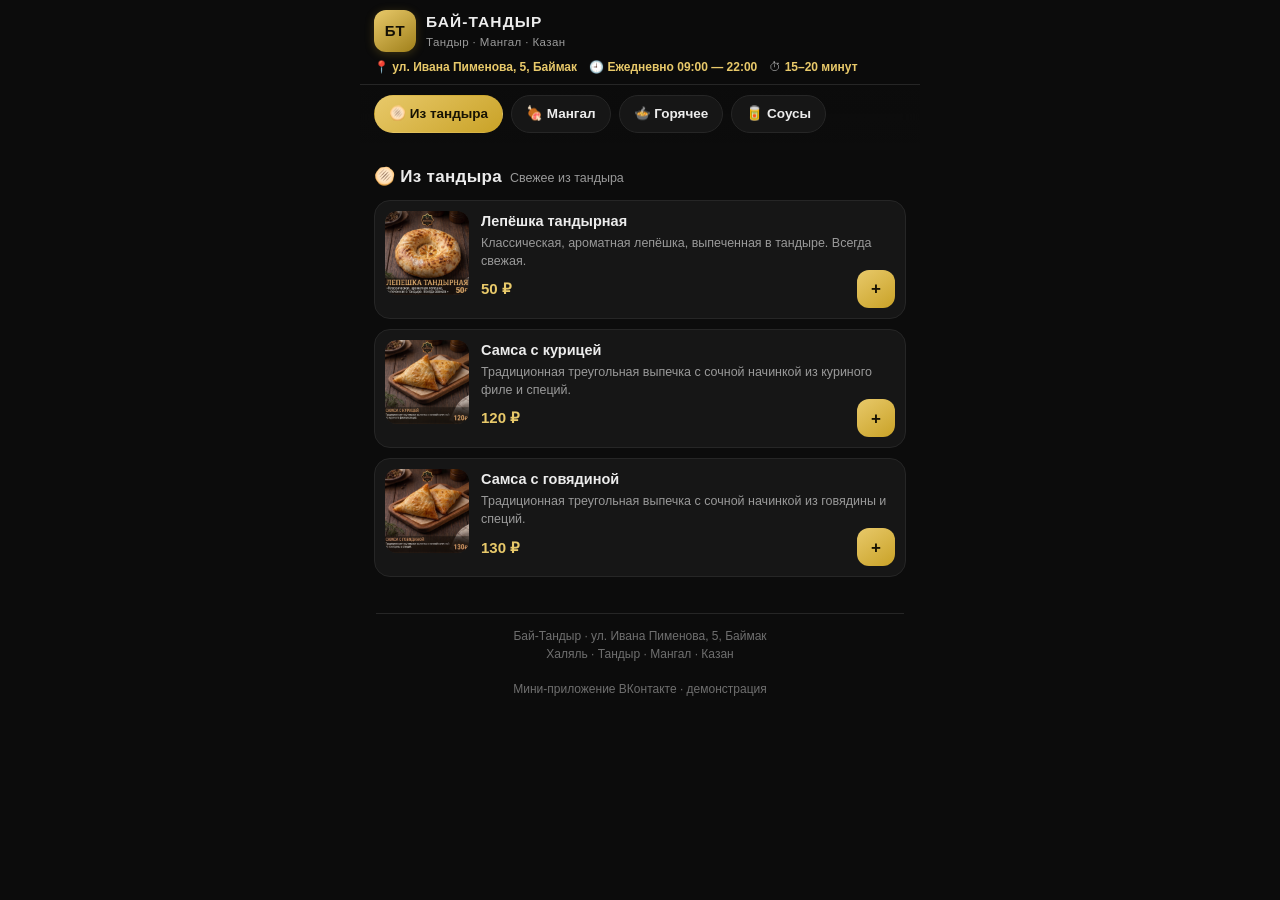
<file: index.html>
<!DOCTYPE html>
<html lang="ru">
<head>
<meta charset="UTF-8">
<meta name="viewport" content="width=device-width, initial-scale=1.0, viewport-fit=cover">
<title>Бай-Тандыр — заказ еды</title>
<meta name="theme-color" content="#0c0c0c">
<meta name="color-scheme" content="dark">
<meta name="robots" content="noindex, nofollow">
<meta name="description" content="Бай-Тандыр — заказ еды: тандырные лепёшки и самса, шашлык на углях, плов, лагман, манты. Баймак — самовывоз и доставка.">
<meta property="og:type" content="website">
<meta property="og:site_name" content="Бай-Тандыр">
<meta property="og:title" content="Бай-Тандыр — заказ еды">
<meta property="og:description" content="Тандырные лепёшки и самса, шашлык на углях, плов, лагман, манты. Баймак — самовывоз и доставка.">
<meta property="og:image" content="https://ilfat1346-sys.github.io/vk-tandyr/og.png">
<meta property="og:image:width" content="1200">
<meta property="og:image:height" content="630">
<meta property="og:url" content="https://ilfat1346-sys.github.io/vk-tandyr/">
<meta name="twitter:card" content="summary_large_image">
<link rel="icon" href="data:image/svg+xml,<svg xmlns='http://www.w3.org/2000/svg' viewBox='0 0 100 100'><text y='.9em' font-size='90'>🫓</text></svg>">
<style>/* шрифты подтягиваются с fallback — мини-апп выглядит одинаково и без сети к Google */
@font-face{font-family:'PlayfairFallback';src:local('Georgia'),local('Times New Roman');}
</style>
<link rel="stylesheet" href="css/app.css">
</head>
<body>
<div id="app">
  <!-- Плашка демо (видна только вне ВК) -->
  <div id="demoNote" class="demo-note" hidden>Демо-режим — приложение открыто вне ВКонтакте</div>

  <!-- Шапка -->
  <header class="topbar">
    <div class="brand">
      <div class="brand-logo">БТ</div>
      <div class="brand-text">
        <div class="brand-name">БАЙ-ТАНДЫР</div>
        <div class="brand-sub">Тандыр · Мангал · Казан</div>
      </div>
    </div>
    <div class="shop-info" id="shopInfo"></div>
  </header>

  <!-- Категории -->
  <nav class="cats" id="cats" aria-label="Категории меню"></nav>

  <!-- Список блюд -->
  <main class="list" id="list" aria-live="polite"></main>

  <!-- Подвал -->
  <footer class="foot" id="foot"></footer>

  <!-- Плавающая корзина -->
  <button class="cartbar" id="cartbar" hidden type="button">
    <span class="cartbar-left"><span class="cartbar-count" id="cartbarCount">0</span></span>
    <span class="cartbar-mid">Корзина</span>
    <span class="cartbar-sum" id="cartbarSum">0 ₽</span>
  </button>
</div>

<!-- Модалка блюда -->
<div class="sheet-backdrop" id="dishBackdrop" hidden></div>
<section class="sheet" id="dishSheet" hidden aria-modal="true" role="dialog">
  <button class="sheet-close" id="dishClose" type="button" aria-label="Закрыть">×</button>
  <div class="sheet-body" id="dishBody"></div>
</section>

<!-- Экран корзины -->
<section class="screen" id="cartScreen" hidden aria-modal="true" role="dialog">
  <div class="screen-head">
    <button class="back" id="cartBack" type="button" aria-label="Назад">←</button>
    <h2>Корзина</h2>
    <button class="link-danger" id="cartClear" type="button">Очистить</button>
  </div>
  <div class="screen-body" id="cartBody"></div>
  <div class="screen-foot" id="cartFoot"></div>
</section>

<!-- Экран оформления -->
<section class="screen" id="checkoutScreen" hidden aria-modal="true" role="dialog">
  <div class="screen-head">
    <button class="back" id="checkoutBack" type="button" aria-label="Назад">←</button>
    <h2>Оформление заказа</h2>
    <span></span>
  </div>
  <div class="screen-body" id="checkoutBody"></div>
  <div class="screen-foot" id="checkoutFoot"></div>
</section>

<!-- Экран успеха -->
<section class="screen screen-done" id="doneScreen" hidden aria-modal="true" role="dialog">
  <div class="done-wrap" id="doneBody"></div>
</section>

<div class="toast" id="toast" hidden></div>

<script>
/* Адрес сервера заказов (AdminHub). Пусто = демо-режим.
   Пример: https://hub.example.ru/api/order — тогда заказы уходят в единую админку. */
window.TANDRY_API_URL = "";
</script>
<script src="vendor/vk-bridge.min.js"></script>
<script src="js/data.js"></script>
<script src="js/app.js"></script>
</body>
</html>
</file>
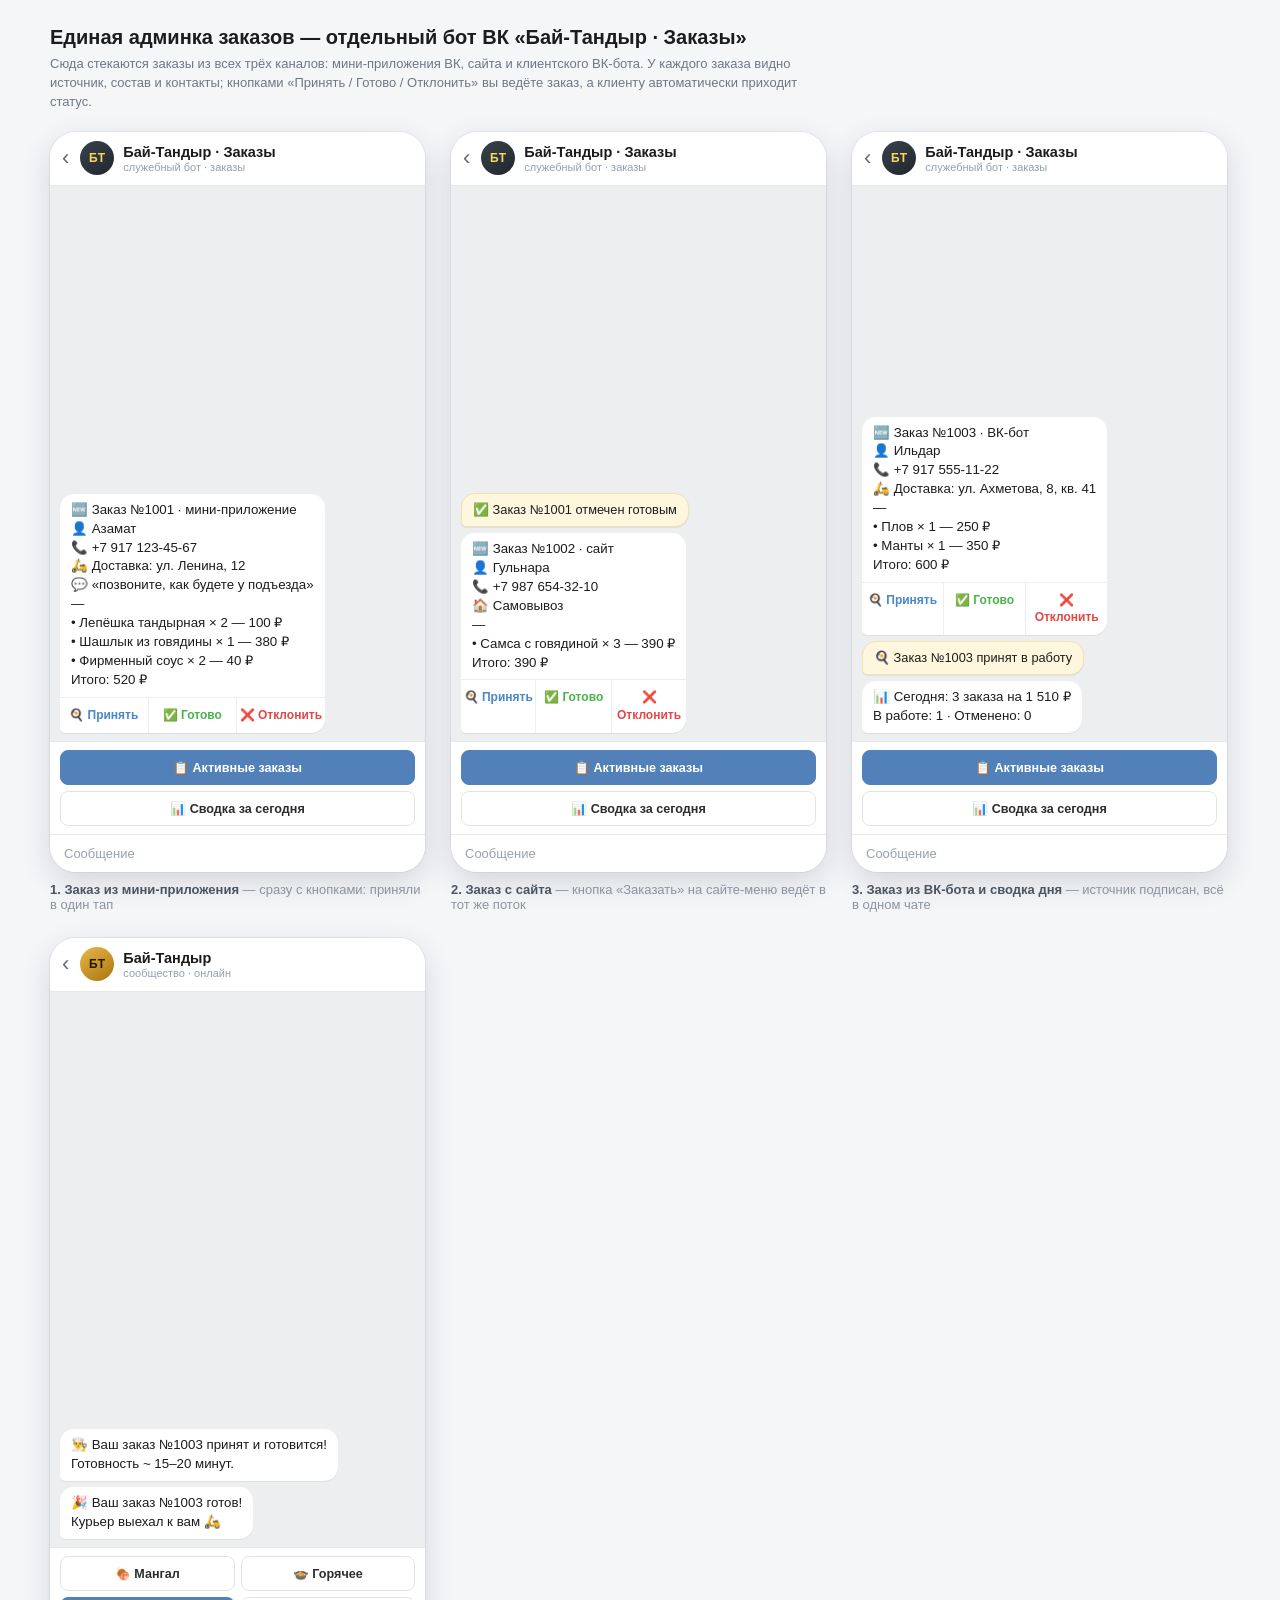
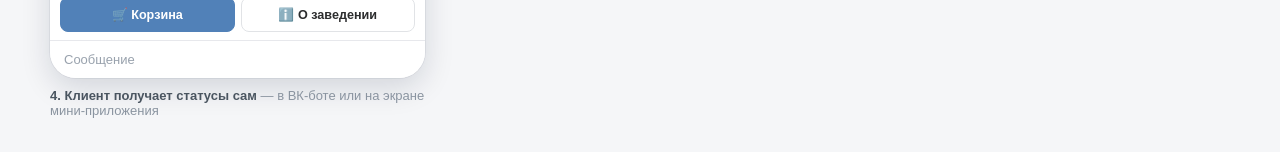
<file: admin-mockup.html>
<!DOCTYPE html>
<html lang="ru">
<head>
<meta charset="UTF-8">
<meta name="viewport" content="width=device-width, initial-scale=1.0">
<title>Админка заказов «Бай-Тандыр» — отдельный бот ВК</title>
<meta name="robots" content="noindex, nofollow">
<style>
  :root{
    --vk-blue:#5181b8; --vk-green:#4bb34b; --vk-red:#e64646;
    --vk-link:#4986cc; --vk-bg:#edeef0; --vk-line:#e7e8ec;
  }
  *{box-sizing:border-box; margin:0; padding:0;}
  body{background:#f5f6f8; font-family:-apple-system,'Segoe UI',Roboto,'Helvetica Neue',Arial,sans-serif; color:#1c1c1e; padding:26px 18px 34px;}
  header{max-width:1180px; margin:0 auto 20px;}
  header h1{font-size:20px; font-weight:700;}
  header p{margin-top:6px; font-size:13px; color:#6d7885; max-width:780px; line-height:1.45;}
  main{max-width:1180px; margin:0 auto; display:flex; flex-wrap:wrap; gap:26px; align-items:flex-start;}
  figure.shot{width:375px;}
  figure.shot figcaption{margin-top:10px; font-size:13px; color:#4a5560; font-weight:600;}
  figure.shot figcaption span{font-weight:400; color:#8a94a0;}

  .frame{width:375px; height:740px; background:#fff; border-radius:26px; overflow:hidden;
         box-shadow:0 10px 30px rgba(0,20,50,.14), 0 0 0 1px rgba(0,20,50,.06);
         display:flex; flex-direction:column;}

  .vk-top{height:54px; flex:0 0 54px; display:flex; align-items:center; gap:9px; padding:0 12px; background:#fff; border-bottom:1px solid var(--vk-line);}
  .back{font-size:22px; color:#5d6a77; line-height:1; margin-right:2px;}
  .ava{width:34px; height:34px; border-radius:50%; background:linear-gradient(145deg,#39434d,#20262c); color:#ffd35c; font-weight:800; font-size:12px; display:flex; align-items:center; justify-content:center; letter-spacing:.5px;}
  .ava.gold{background:linear-gradient(145deg,#e8b64a,#a9760f); color:#221604;}
  .who .nm{font-size:14.5px; font-weight:700;}
  .who .st{font-size:11px; color:#95a1ad; margin-top:1px;}

  .chat{flex:1; background:var(--vk-bg); padding:10px 10px 8px; display:flex; flex-direction:column; justify-content:flex-end; gap:6px; overflow:hidden;}
  .msg{max-width:88%; padding:7px 11px; border-radius:14px; background:#fff; box-shadow:0 1px 1px rgba(0,20,50,.07);
       font-size:13.3px; line-height:1.42; white-space:pre-line; align-self:flex-start; border-bottom-left-radius:5px; overflow-wrap:break-word;}
  .msg.me{align-self:flex-end; background:#cfe3ff; border-bottom-left-radius:14px; border-bottom-right-radius:5px;}
  .msg.sys{background:#fff7dd; border:1px solid #f2e2ae; font-size:12.8px;}
  .msg .inl{display:flex; margin:7px -11px -7px; border-top:1px solid #eceef1;}
  .inl .seg{flex:1; text-align:center; font-size:12px; padding:9px 2px; color:var(--vk-link); font-weight:600;}
  .inl .seg + .seg{border-left:1px solid #eceef1;}
  .inl .seg.g{color:var(--vk-green);} .inl .seg.r{color:var(--vk-red);}

  .kb{flex:0 0 auto; background:#fff; border-top:1px solid var(--vk-line); padding:8px 10px;}
  .kb .row{display:flex; gap:6px; margin-bottom:6px;}
  .kb .row:last-child{margin-bottom:0;}
  .b{flex:1; border:1px solid #e1e3e6; background:#fff; border-radius:8px; padding:9px 6px;
     font-size:12.6px; font-weight:600; color:#2c2d2e; text-align:center; white-space:nowrap; overflow:hidden; text-overflow:ellipsis;}
  .b.p{background:var(--vk-blue); border-color:var(--vk-blue); color:#fff;}

  .input{flex:0 0 auto; background:#fff; border-top:1px solid var(--vk-line); padding:11px 14px; font-size:13px; color:#99a2ad;}
</style>
</head>
<body>
<header>
  <h1>Единая админка заказов — отдельный бот ВК «Бай-Тандыр · Заказы»</h1>
  <p>Сюда стекаются заказы из всех трёх каналов: мини-приложения ВК, сайта и клиентского ВК-бота. У каждого заказа видно источник, состав и контакты; кнопками «Принять / Готово / Отклонить» вы ведёте заказ, а клиенту автоматически приходит статус.</p>
</header>
<main>

  <!-- 1. Заказ с мини-приложения -->
  <figure class="shot">
    <div class="frame">
      <div class="vk-top"><div class="back">‹</div><div class="ava">БТ</div>
        <div class="who"><div class="nm">Бай-Тандыр · Заказы</div><div class="st">служебный бот · заказы</div></div></div>
      <div class="chat">
        <div class="msg">🆕 Заказ №1001 · мини-приложение
👤 Азамат
📞 +7 917 123-45-67
🛵 Доставка: ул. Ленина, 12
💬 «позвоните, как будете у подъезда»
—
• Лепёшка тандырная × 2 — 100 ₽
• Шашлык из говядины × 1 — 380 ₽
• Фирменный соус × 2 — 40 ₽
Итого: 520 ₽
<div class="inl"><div class="seg">🍳 Принять</div><div class="seg g">✅ Готово</div><div class="seg r">❌ Отклонить</div></div></div>
      </div>
      <div class="kb">
        <div class="row"><div class="b p">📋 Активные заказы</div></div>
        <div class="row"><div class="b">📊 Сводка за сегодня</div></div>
      </div>
      <div class="input">Сообщение</div>
    </div>
    <figcaption>1. Заказ из мини-приложения <span>— сразу с кнопками: приняли в один тап</span></figcaption>
  </figure>

  <!-- 2. Заказ с сайта -->
  <figure class="shot">
    <div class="frame">
      <div class="vk-top"><div class="back">‹</div><div class="ava">БТ</div>
        <div class="who"><div class="nm">Бай-Тандыр · Заказы</div><div class="st">служебный бот · заказы</div></div></div>
      <div class="chat">
        <div class="msg sys">✅ Заказ №1001 отмечен готовым</div>
        <div class="msg">🆕 Заказ №1002 · сайт
👤 Гульнара
📞 +7 987 654-32-10
🏠 Самовывоз
—
• Самса с говядиной × 3 — 390 ₽
Итого: 390 ₽
<div class="inl"><div class="seg">🍳 Принять</div><div class="seg g">✅ Готово</div><div class="seg r">❌ Отклонить</div></div></div>
      </div>
      <div class="kb">
        <div class="row"><div class="b p">📋 Активные заказы</div></div>
        <div class="row"><div class="b">📊 Сводка за сегодня</div></div>
      </div>
      <div class="input">Сообщение</div>
    </div>
    <figcaption>2. Заказ с сайта <span>— кнопка «Заказать» на сайте-меню ведёт в тот же поток</span></figcaption>
  </figure>

  <!-- 3. Заказ из ВК-бота + сводка -->
  <figure class="shot">
    <div class="frame">
      <div class="vk-top"><div class="back">‹</div><div class="ava">БТ</div>
        <div class="who"><div class="nm">Бай-Тандыр · Заказы</div><div class="st">служебный бот · заказы</div></div></div>
      <div class="chat">
        <div class="msg">🆕 Заказ №1003 · ВК-бот
👤 Ильдар
📞 +7 917 555-11-22
🛵 Доставка: ул. Ахметова, 8, кв. 41
—
• Плов × 1 — 250 ₽
• Манты × 1 — 350 ₽
Итого: 600 ₽
<div class="inl"><div class="seg">🍳 Принять</div><div class="seg g">✅ Готово</div><div class="seg r">❌ Отклонить</div></div></div>
        <div class="msg sys">🍳 Заказ №1003 принят в работу</div>
        <div class="msg">📊 Сегодня: 3 заказа на 1 510 ₽
В работе: 1 · Отменено: 0</div>
      </div>
      <div class="kb">
        <div class="row"><div class="b p">📋 Активные заказы</div></div>
        <div class="row"><div class="b">📊 Сводка за сегодня</div></div>
      </div>
      <div class="input">Сообщение</div>
    </div>
    <figcaption>3. Заказ из ВК-бота и сводка дня <span>— источник подписан, всё в одном чате</span></figcaption>
  </figure>

  <!-- 4. Клиент видит статус -->
  <figure class="shot">
    <div class="frame">
      <div class="vk-top"><div class="back">‹</div><div class="ava gold">БТ</div>
        <div class="who"><div class="nm">Бай-Тандыр</div><div class="st">сообщество · онлайн</div></div></div>
      <div class="chat">
        <div class="msg">👨‍🍳 Ваш заказ №1003 принят и готовится!
Готовность ~ 15–20 минут.</div>
        <div class="msg">🎉 Ваш заказ №1003 готов!
Курьер выехал к вам 🛵</div>
      </div>
      <div class="kb">
        <div class="row"><div class="b">🍖 Мангал</div><div class="b">🍲 Горячее</div></div>
        <div class="row"><div class="b p">🛒 Корзина</div><div class="b">ℹ️ О заведении</div></div>
      </div>
      <div class="input">Сообщение</div>
    </div>
    <figcaption>4. Клиент получает статусы сам <span>— в ВК-боте или на экране мини-приложения</span></figcaption>
  </figure>

</main>
</body>
</html>
</file>
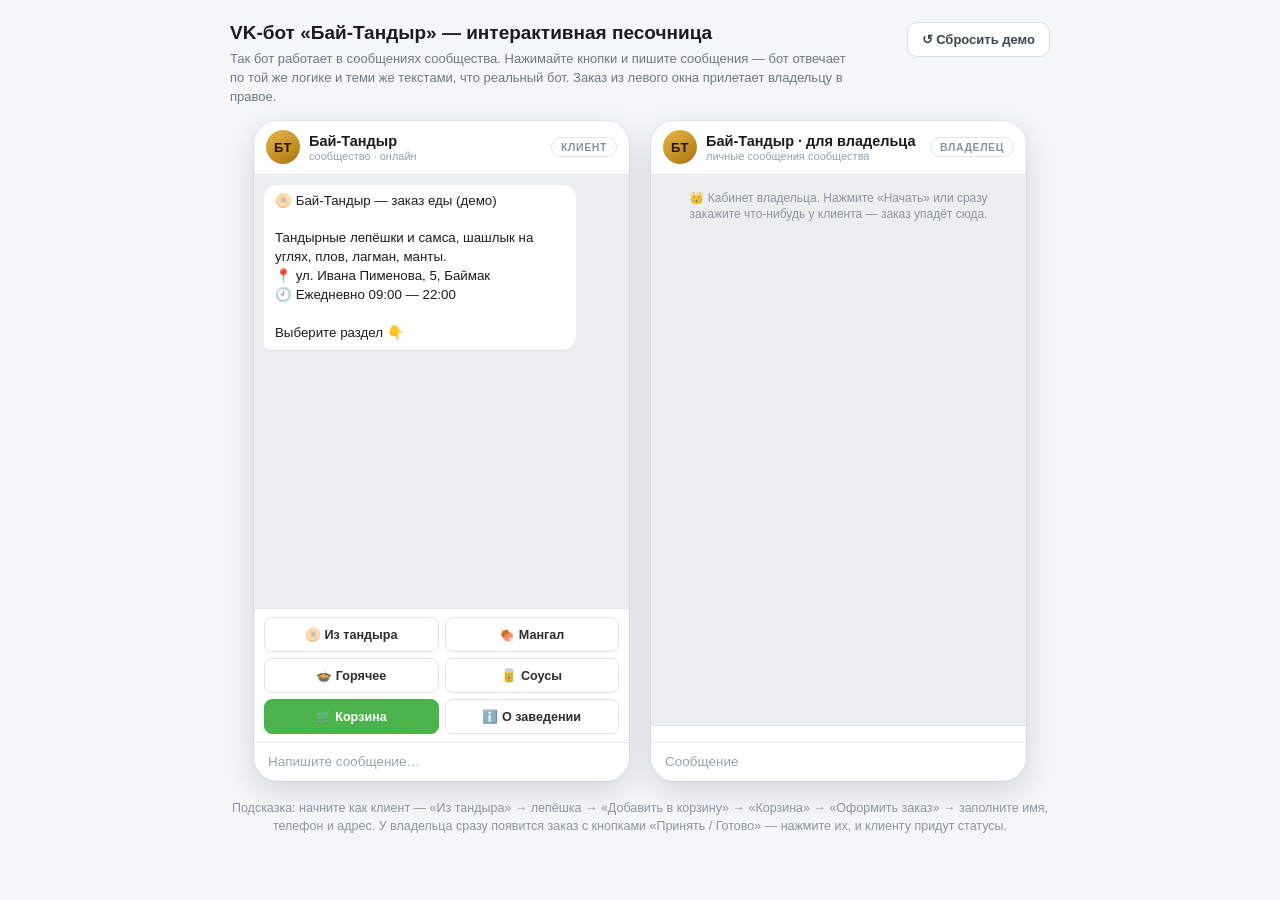
<file: bot-sandbox.html>
<!DOCTYPE html>
<html lang="ru">
<head>
<meta charset="UTF-8">
<meta name="viewport" content="width=device-width, initial-scale=1.0">
<meta name="robots" content="noindex, nofollow">
<meta name="description" content="Бай-Тандыр — интерактивная песочница VK-бота: нажимайте кнопки, бот отвечает. Демонстрация для показа клиентам.">
<meta property="og:type" content="website">
<meta property="og:site_name" content="Бай-Тандыр">
<meta property="og:title" content="Бай-Тандыр — песочница VK-бота (демо)">
<meta property="og:description" content="Нажимайте кнопки и пишите сообщения — бот отвечает как в реальном ВКонтакте. Клиент слева, кабинет владельца справа.">
<meta property="og:image" content="https://ilfat1346-sys.github.io/vk-tandyr/og-bot.png">
<meta property="og:image:width" content="1200">
<meta property="og:image:height" content="630">
<meta property="og:url" content="https://ilfat1346-sys.github.io/vk-tandyr/bot-sandbox.html">
<meta name="twitter:card" content="summary_large_image">
<title>Бай-Тандыр — песочница VK-бота (демо)</title>
<style>
  :root{
    --vk-blue:#5181b8; --vk-green:#4bb34b; --vk-red:#e64646;
    --vk-bg:#edeef0; --vk-line:#e7e8ec; --vk-link:#4986cc;
  }
  *{box-sizing:border-box; margin:0; padding:0;}
  body{background:#f5f6f8; font-family:-apple-system,'Segoe UI',Roboto,'Helvetica Neue',Arial,sans-serif; color:#1c1c1e; padding:22px 14px 40px;}
  .pg-head{max-width:820px; margin:0 auto 14px; display:flex; align-items:flex-start; gap:14px; justify-content:space-between; flex-wrap:wrap;}
  .pg-head h1{font-size:19px; font-weight:700;}
  .pg-head p{margin-top:6px; font-size:13px; color:#6d7885; line-height:1.45; max-width:620px;}
  .reset{border:1px solid #d9dde2; background:#fff; border-radius:10px; padding:9px 14px; font-size:13px; font-weight:600; color:#3a4650; cursor:pointer;}
  .reset:hover{background:#f0f2f5;}

  .tabs{display:none; max-width:820px; margin:0 auto 12px; gap:8px;}
  .tab{flex:1; border:1px solid #d9dde2; background:#fff; border-radius:10px; padding:10px 12px; font-size:14px; font-weight:600; color:#3a4650; cursor:pointer; position:relative;}
  .tab.on{background:var(--vk-blue); border-color:var(--vk-blue); color:#fff;}
  .badge{display:inline-block; min-width:18px; height:18px; line-height:18px; border-radius:9px; background:var(--vk-red); color:#fff; font-size:11px; text-align:center; padding:0 5px; margin-left:4px; vertical-align:1px;}

  .wrap{max-width:820px; margin:0 auto; display:flex; gap:22px; justify-content:center; align-items:flex-start; flex-wrap:wrap;}

  .frame{width:375px; height:660px; background:#fff; border-radius:24px; overflow:hidden;
         box-shadow:0 10px 30px rgba(0,20,50,.14), 0 0 0 1px rgba(0,20,50,.06);
         display:flex; flex-direction:column;}
  .vk-top{height:54px; flex:0 0 54px; display:flex; align-items:center; gap:9px; padding:0 12px; background:#fff; border-bottom:1px solid var(--vk-line);}
  .ava{width:34px; height:34px; border-radius:50%; background:linear-gradient(145deg,#e8b64a,#a9760f); color:#221604; font-weight:800; font-size:13px; display:flex; align-items:center; justify-content:center; letter-spacing:.5px;}
  .who{flex:1; min-width:0;}
  .who .nm{font-size:14.5px; font-weight:700; white-space:nowrap; overflow:hidden; text-overflow:ellipsis;}
  .who .st{font-size:11px; color:#95a1ad; margin-top:1px;}
  .role-chip{font-size:10.5px; font-weight:700; text-transform:uppercase; letter-spacing:.6px; color:#8a94a0; border:1px solid #e1e3e6; border-radius:999px; padding:3px 9px;}

  .chat{flex:1; background:var(--vk-bg); padding:10px 10px 8px; display:flex; flex-direction:column; gap:6px; overflow-y:auto;}
  .msg{max-width:88%; padding:7px 11px; border-radius:14px; background:#fff; box-shadow:0 1px 1px rgba(0,20,50,.07);
       font-size:13.3px; line-height:1.42; align-self:flex-start; border-bottom-left-radius:5px; overflow-wrap:break-word;}
  .msg.me{align-self:flex-end; background:#cfe3ff; border-bottom-left-radius:14px; border-bottom-right-radius:5px;}
  .msg img.photo{display:block; width:100%; border-radius:10px; margin-bottom:6px;}
  .note{align-self:center; color:#8a94a0; font-size:12px; text-align:center; padding:5px 12px; line-height:1.4;}

  .msg .inl{display:flex; margin:7px -11px -7px; border-top:1px solid #eceef1;}
  .inl .seg{flex:1; border:none; background:transparent; text-align:center; font-size:12px; padding:9px 2px; color:var(--vk-link); font-weight:600; cursor:pointer; font-family:inherit;}
  .inl .seg + .seg{border-left:1px solid #eceef1;}
  .inl .seg:hover{background:#f7f9fb;}
  .inl .seg.g{color:var(--vk-green);} .inl .seg.r{color:var(--vk-red);}

  .typing{display:flex; gap:4px; padding:11px 12px; width:54px;}
  .typing span{width:7px; height:7px; border-radius:50%; background:#bfc7cf; animation:tp 1.2s infinite;}
  .typing span:nth-child(2){animation-delay:.15s;} .typing span:nth-child(3){animation-delay:.3s;}
  @keyframes tp{0%,60%,100%{opacity:.35; transform:translateY(0);} 30%{opacity:1; transform:translateY(-2px);}}

  .kb{flex:0 0 auto; background:#fff; border-top:1px solid var(--vk-line); padding:8px 10px;}
  .kb:empty{display:none;}
  .kb .row{display:flex; gap:6px; margin-bottom:6px;}
  .kb .row:last-child{margin-bottom:0;}
  .b{flex:1; border:1px solid #e1e3e6; background:#fff; border-radius:8px; padding:9px 6px;
     font-size:12.6px; font-weight:600; color:#2c2d2e; text-align:center; white-space:nowrap; overflow:hidden;
     text-overflow:ellipsis; cursor:pointer; font-family:inherit;}
  .b:hover{background:#f7f9fb;}
  .b.p{background:var(--vk-blue); border-color:var(--vk-blue); color:#fff;}
  .b.p:hover{filter:brightness(1.06);}
  .b.g{background:var(--vk-green); border-color:var(--vk-green); color:#fff;}
  .b.g:hover{filter:brightness(1.06);}
  .b.r{background:var(--vk-red); border-color:var(--vk-red); color:#fff;}
  .b.r:hover{filter:brightness(1.06);}

  .input{flex:0 0 auto; background:#fff; border-top:1px solid var(--vk-line); padding:9px 14px 11px;}
  .input input{width:100%; border:none; outline:none; font-size:13.5px; font-family:inherit; color:#1c1c1e;}
  .input input::placeholder{color:#99a2ad;}

  .hint{max-width:820px; margin:18px auto 0; font-size:12.5px; color:#8a94a0; line-height:1.5; text-align:center;}

  @media (max-width:880px){
    .tabs{display:flex;}
    .frame{width:100%; max-width:420px;}
    body[data-tab="client"] #ownerFrame{display:none;}
    body[data-tab="owner"] #clientFrame{display:none;}
  }
</style>
</head>
<body data-tab="client">

<header class="pg-head">
  <div>
    <h1>VK-бот «Бай-Тандыр» — интерактивная песочница</h1>
    <p>Так бот работает в сообщениях сообщества. Нажимайте кнопки и пишите сообщения — бот отвечает по той же логике и теми же текстами, что реальный бот. Заказ из левого окна прилетает владельцу в правое.</p>
  </div>
  <button class="reset">↺ Сбросить демо</button>
</header>

<div class="tabs">
  <button class="tab" data-role="client">👤 Клиент</button>
  <button class="tab" data-role="owner">🍳 Владелец <span class="badge" hidden>0</span></button>
</div>

<main class="wrap">
  <!-- Клиент -->
  <section class="frame" id="clientFrame">
    <div class="vk-top">
      <div class="ava">БТ</div>
      <div class="who"><div class="nm">Бай-Тандыр</div><div class="st">сообщество · онлайн</div></div>
      <div class="role-chip">клиент</div>
    </div>
    <div class="chat" id="clientChat"></div>
    <div class="kb" id="clientKb"></div>
    <div class="input"><input id="clientInput" placeholder="Напишите сообщение…" autocomplete="off" enterkeyhint="send"></div>
  </section>

  <!-- Владелец -->
  <section class="frame" id="ownerFrame">
    <div class="vk-top">
      <div class="ava">БТ</div>
      <div class="who"><div class="nm">Бай-Тандыр · для владельца</div><div class="st">личные сообщения сообщества</div></div>
      <div class="role-chip">владелец</div>
    </div>
    <div class="chat" id="ownerChat"></div>
    <div class="kb" id="ownerKb"></div>
    <div class="input"><input id="ownerInput" placeholder="Сообщение" autocomplete="off" enterkeyhint="send"></div>
  </section>
</main>

<p class="hint">Подсказка: начните как клиент — «Из тандыра» → лепёшка → «Добавить в корзину» → «Корзина» → «Оформить заказ» →
заполните имя, телефон и адрес. У владельца сразу появится заказ с кнопками «Принять / Готово» — нажмите их, и клиенту придут статусы.</p>

<script src="js/data.js"></script>
<script src="js/sandbox.js"></script>
</body>
</html>
</file>
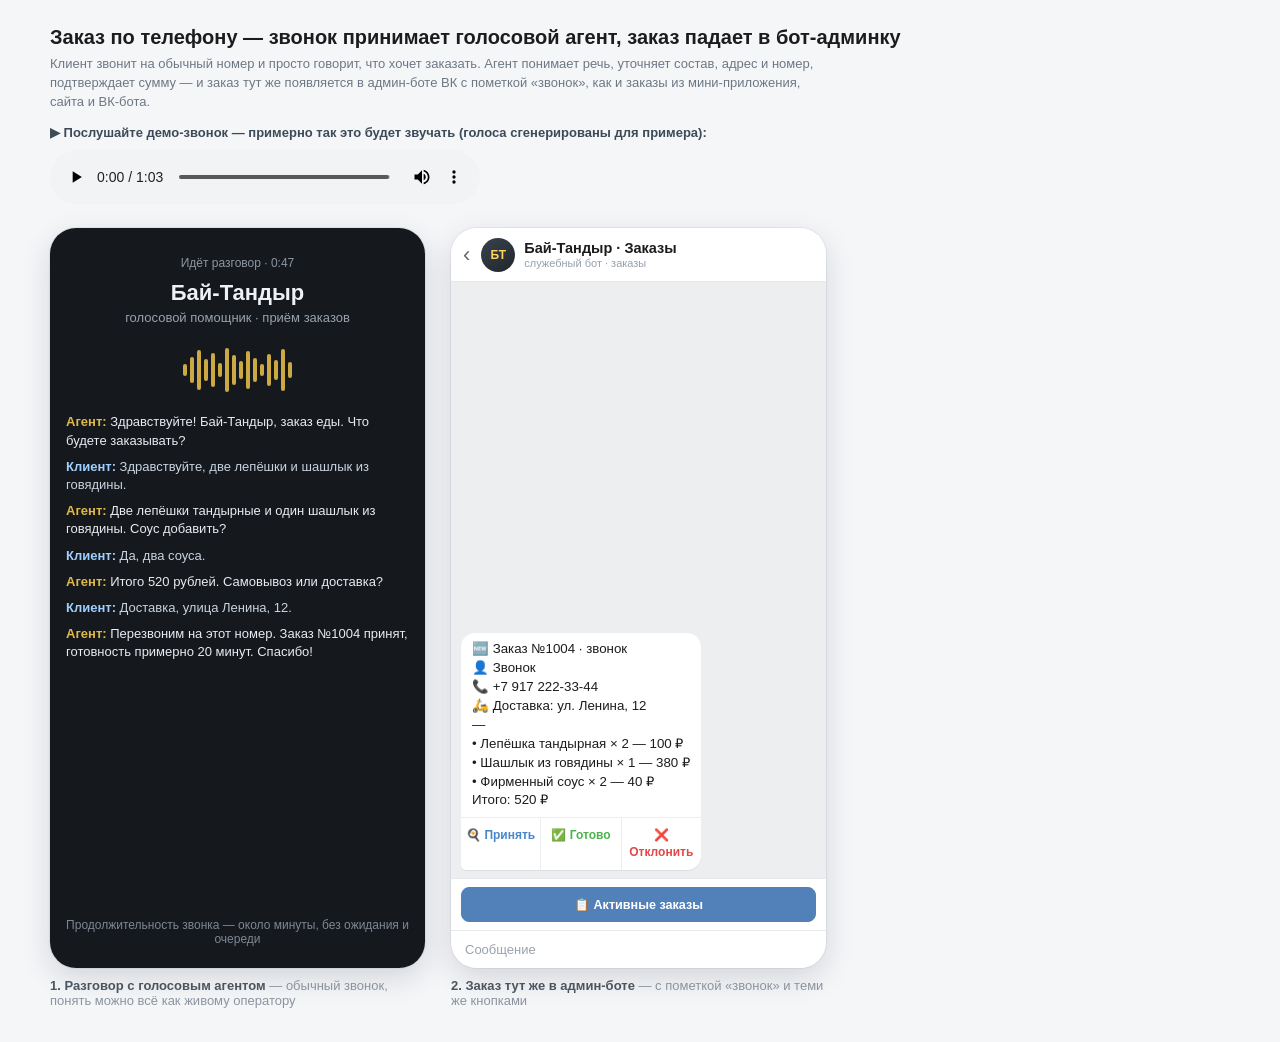
<file: voice-call-mockup.html>
<!DOCTYPE html>
<html lang="ru">
<head>
<meta charset="UTF-8">
<meta name="viewport" content="width=device-width, initial-scale=1.0">
<title>Заказ по телефону — как это работает</title>
<style>
  :root{ --vk-blue:#5181b8; --vk-green:#4bb34b; --vk-red:#e64646; --vk-link:#4986cc; --vk-bg:#edeef0; --vk-line:#e7e8ec; }
  *{box-sizing:border-box; margin:0; padding:0;}
  body{background:#f5f6f8; font-family:-apple-system,'Segoe UI',Roboto,'Helvetica Neue',Arial,sans-serif; color:#1c1c1e; padding:26px 18px 34px;}
  header{max-width:1180px; margin:0 auto 20px;}
  header h1{font-size:20px; font-weight:700;}
  header p{margin-top:6px; font-size:13px; color:#6d7885; max-width:780px; line-height:1.45;}
  main{max-width:1180px; margin:0 auto; display:flex; flex-wrap:wrap; gap:26px; align-items:flex-start;}
  figure.shot{width:375px;}
  figure.shot figcaption{margin-top:10px; font-size:13px; color:#4a5560; font-weight:600;}
  figure.shot figcaption span{font-weight:400; color:#8a94a0;}

  .frame{width:375px; height:740px; border-radius:26px; overflow:hidden;
         box-shadow:0 10px 30px rgba(0,20,50,.14), 0 0 0 1px rgba(0,20,50,.06);
         display:flex; flex-direction:column;}

  /* — звонок — */
  .call{background:#15181d; color:#eef2f6; padding:22px 16px; display:flex; flex-direction:column; height:100%;}
  .call .st{font-size:12px; color:#8d97a3; text-align:center; margin-top:6px;}
  .call .nm{font-size:22px; font-weight:800; text-align:center; margin-top:10px;}
  .call .who{font-size:13px; color:#98a2ae; text-align:center; margin-top:4px;}
  .wave{display:flex; align-items:center; justify-content:center; gap:3px; height:54px; margin:18px 0 6px;}
  .wave i{display:block; width:4px; border-radius:2px; background:#e0ba48; opacity:.9;}
  .tr{flex:1; overflow:hidden; display:flex; flex-direction:column; gap:8px; margin-top:10px;}
  .line{font-size:13px; line-height:1.4;}
  .line .rn{font-weight:700;}
  .line.a .rn{color:#e0ba48;}
  .line.k .rn{color:#9fd0ff;}
  .line.a{color:#e8ecf1;}
  .line.k{color:#c9d4e0;}
  .call .end{margin-top:10px; text-align:center; font-size:12px; color:#7d8794;}

  /* — чат админки — */
  .vk-top{height:54px; flex:0 0 54px; display:flex; align-items:center; gap:9px; padding:0 12px; background:#fff; border-bottom:1px solid var(--vk-line);}
  .back{font-size:22px; color:#5d6a77; line-height:1; margin-right:2px;}
  .ava{width:34px; height:34px; border-radius:50%; background:linear-gradient(145deg,#39434d,#20262c); color:#ffd35c; font-weight:800; font-size:12px; display:flex; align-items:center; justify-content:center;}
  .who2 .nm{font-size:14.5px; font-weight:700;}
  .who2 .st{font-size:11px; color:#95a1ad; margin-top:1px;}
  .chat{flex:1; background:var(--vk-bg); padding:10px 10px 8px; display:flex; flex-direction:column; justify-content:flex-end; gap:6px; overflow:hidden;}
  .msg{max-width:88%; padding:7px 11px; border-radius:14px; background:#fff; box-shadow:0 1px 1px rgba(0,20,50,.07);
       font-size:13.3px; line-height:1.42; white-space:pre-line; align-self:flex-start; border-bottom-left-radius:5px; overflow-wrap:break-word;}
  .msg .inl{display:flex; margin:7px -11px -7px; border-top:1px solid #eceef1;}
  .inl .seg{flex:1; text-align:center; font-size:12px; padding:9px 2px; color:var(--vk-link); font-weight:600;}
  .inl .seg + .seg{border-left:1px solid #eceef1;}
  .inl .seg.g{color:var(--vk-green);} .inl .seg.r{color:var(--vk-red);}
  .kb{flex:0 0 auto; background:#fff; border-top:1px solid var(--vk-line); padding:8px 10px;}
  .kb .row{display:flex; gap:6px;}
  .b{flex:1; border:1px solid #e1e3e6; background:#fff; border-radius:8px; padding:9px 6px; font-size:12.6px; font-weight:600; color:#2c2d2e; text-align:center;}
  .b.p{background:var(--vk-blue); border-color:var(--vk-blue); color:#fff;}
  .input{flex:0 0 auto; background:#fff; border-top:1px solid var(--vk-line); padding:11px 14px; font-size:13px; color:#99a2ad;}
</style>
</head>
<body>
<header>
  <h1>Заказ по телефону — звонок принимает голосовой агент, заказ падает в бот-админку</h1>
  <p>Клиент звонит на обычный номер и просто говорит, что хочет заказать. Агент понимает речь, уточняет состав, адрес и номер, подтверждает сумму — и заказ тут же появляется в админ-боте ВК с пометкой «звонок», как и заказы из мини-приложения, сайта и ВК-бота.</p>
  <p style="margin-top:12px; font-weight:600; color:#3d4a58;">▶ Послушайте демо-звонок — примерно так это будет звучать (голоса сгенерированы для примера):</p>
  <audio controls preload="metadata" src="demo-call.mp3" style="margin-top:8px; width:100%; max-width:430px;"></audio>
</header>
<main>

  <!-- 1. Разговор -->
  <figure class="shot">
    <div class="frame">
      <div class="call">
        <div class="st">Идёт разговор · 0:47</div>
        <div class="nm">Бай-Тандыр</div>
        <div class="who">голосовой помощник · приём заказов</div>
        <div class="wave">
          <i style="height:12px"></i><i style="height:26px"></i><i style="height:40px"></i><i style="height:22px"></i>
          <i style="height:34px"></i><i style="height:14px"></i><i style="height:44px"></i><i style="height:30px"></i>
          <i style="height:18px"></i><i style="height:38px"></i><i style="height:24px"></i><i style="height:12px"></i>
          <i style="height:32px"></i><i style="height:20px"></i><i style="height:42px"></i><i style="height:16px"></i>
        </div>
        <div class="tr">
          <div class="line a"><span class="rn">Агент:</span> Здравствуйте! Бай-Тандыр, заказ еды. Что будете заказывать?</div>
          <div class="line k"><span class="rn">Клиент:</span> Здравствуйте, две лепёшки и шашлык из говядины.</div>
          <div class="line a"><span class="rn">Агент:</span> Две лепёшки тандырные и один шашлык из говядины. Соус добавить?</div>
          <div class="line k"><span class="rn">Клиент:</span> Да, два соуса.</div>
          <div class="line a"><span class="rn">Агент:</span> Итого 520 рублей. Самовывоз или доставка?</div>
          <div class="line k"><span class="rn">Клиент:</span> Доставка, улица Ленина, 12.</div>
          <div class="line a"><span class="rn">Агент:</span> Перезвоним на этот номер. Заказ №1004 принят, готовность примерно 20 минут. Спасибо!</div>
        </div>
        <div class="end">Продолжительность звонка — около минуты, без ожидания и очереди</div>
      </div>
    </div>
    <figcaption>1. Разговор с голосовым агентом <span>— обычный звонок, понять можно всё как живому оператору</span></figcaption>
  </figure>

  <!-- 2. Заказ в админке -->
  <figure class="shot">
    <div class="frame">
      <div class="vk-top"><div class="back">‹</div><div class="ava">БТ</div>
        <div class="who2"><div class="nm">Бай-Тандыр · Заказы</div><div class="st">служебный бот · заказы</div></div></div>
      <div class="chat">
        <div class="msg">🆕 Заказ №1004 · звонок
👤 Звонок
📞 +7 917 222-33-44
🛵 Доставка: ул. Ленина, 12
—
• Лепёшка тандырная × 2 — 100 ₽
• Шашлык из говядины × 1 — 380 ₽
• Фирменный соус × 2 — 40 ₽
Итого: 520 ₽
<div class="inl"><div class="seg">🍳 Принять</div><div class="seg g">✅ Готово</div><div class="seg r">❌ Отклонить</div></div></div>
      </div>
      <div class="kb">
        <div class="row"><div class="b p">📋 Активные заказы</div></div>
      </div>
      <div class="input">Сообщение</div>
    </div>
    <figcaption>2. Заказ тут же в админ-боте <span>— с пометкой «звонок» и теми же кнопками</span></figcaption>
  </figure>

</main>
</body>
</html>
</file>
<file: css/app.css>
/* Бай-Тандыр · VK Mini App — стили (тёмная тема, золото) */
* { margin: 0; padding: 0; box-sizing: border-box; }

/* атрибут hidden всегда важнее классов (иначе .cartbar{display:flex} его перебьёт) */
[hidden] { display: none !important; }

:root {
  --bg: #0c0c0c;
  --bg-soft: #121212;
  --card: #161616;
  --card-hover: #1d1d1d;
  --gold: #c9a227;
  --gold-light: #e8c96a;
  --gold-dark: #a0801a;
  --text: #ececec;
  --muted: #9a9a9a;
  --border: #262626;
  --danger: #e5484d;
  --ok: #46a758;
  --radius: 16px;
  --radius-sm: 12px;
  --safe-b: env(safe-area-inset-bottom, 0px);
}

html, body { height: 100%; }
body {
  font-family: 'Inter', -apple-system, BlinkMacSystemFont, 'Segoe UI', Roboto, sans-serif;
  background: var(--bg);
  color: var(--text);
  line-height: 1.45;
  -webkit-font-smoothing: antialiased;
  -webkit-tap-highlight-color: transparent;
}
img { display: block; max-width: 100%; }
button { font: inherit; color: inherit; background: none; border: 0; cursor: pointer; }
input, textarea { font: inherit; }

#app { max-width: 560px; margin: 0 auto; padding-bottom: 96px; }

/* демо-плашка */
.demo-note {
  background: #3a2c07; color: #f5d76e; font-size: 12.5px; font-weight: 600;
  text-align: center; padding: 7px 12px; letter-spacing: .2px;
}

/* шапка */
.topbar {
  position: sticky; top: 0; z-index: 40;
  background: rgba(12,12,12,.92);
  backdrop-filter: blur(12px);
  border-bottom: 1px solid var(--border);
  padding: 10px 14px 8px;
}
.brand { display: flex; align-items: center; gap: 10px; }
.brand-logo {
  width: 42px; height: 42px; border-radius: 12px; flex: 0 0 auto;
  display: grid; place-items: center;
  background: linear-gradient(145deg, var(--gold-light), var(--gold-dark));
  color: #141005; font-weight: 800; font-size: 15px; letter-spacing: .5px;
  box-shadow: 0 2px 10px rgba(201,162,39,.25);
}
.brand-name { font-size: 15.5px; font-weight: 800; letter-spacing: 1.1px; }
.brand-sub { font-size: 11.5px; color: var(--muted); letter-spacing: .4px; }
.shop-info { margin-top: 7px; font-size: 12px; color: var(--muted); display: flex; gap: 12px; flex-wrap: wrap; }
.shop-info b { color: var(--gold-light); font-weight: 600; }

/* категории */
.cats {
  position: sticky; top: 66px; z-index: 30;
  display: flex; gap: 8px; overflow-x: auto; scrollbar-width: none;
  padding: 10px 14px; background: linear-gradient(180deg, rgba(12,12,12,.96), rgba(12,12,12,.88));
  backdrop-filter: blur(10px);
}
.cats::-webkit-scrollbar { display: none; }
.chip {
  flex: 0 0 auto; padding: 8px 14px; border-radius: 999px;
  border: 1px solid var(--border); background: var(--card);
  font-size: 13.5px; font-weight: 600; color: var(--text); white-space: nowrap;
  transition: all .18s;
}
.chip.active { background: linear-gradient(145deg, var(--gold-light), var(--gold)); color: #171203; border-color: transparent; }

/* список блюд */
.list { padding: 4px 14px 18px; }
.section-title { display: flex; align-items: baseline; gap: 8px; margin: 18px 0 10px; }
.section-title h2 { font-size: 17px; font-weight: 800; letter-spacing: .3px; }
.section-title span { font-size: 12.5px; color: var(--muted); }

.item {
  display: flex; gap: 12px; padding: 10px; margin-bottom: 10px;
  background: var(--card); border: 1px solid var(--border); border-radius: var(--radius);
  transition: border-color .18s, transform .06s;
}
.item:active { transform: scale(.995); }
.item-img {
  width: 84px; height: 84px; border-radius: var(--radius-sm); flex: 0 0 auto;
  object-fit: cover; background: #222;
}
.item-main { flex: 1; min-width: 0; display: flex; flex-direction: column; }
.item-name { font-size: 14.5px; font-weight: 700; }
.item-desc {
  font-size: 12.5px; color: var(--muted); margin-top: 2px;
  display: -webkit-box; -webkit-line-clamp: 2; -webkit-box-orient: vertical; overflow: hidden;
}
.item-bottom { margin-top: auto; display: flex; align-items: center; justify-content: space-between; gap: 8px; }
.item-price { font-size: 15px; font-weight: 800; color: var(--gold-light); white-space: nowrap; }
.btn-add {
  min-width: 38px; height: 38px; padding: 0 12px; border-radius: 12px;
  background: linear-gradient(145deg, var(--gold-light), var(--gold));
  color: #171203; font-weight: 800; font-size: 17px; line-height: 1;
  display: grid; place-items: center; transition: transform .08s;
}
.btn-add:active { transform: scale(.92); }
.btn-add.in-cart { background: var(--card-hover); color: var(--gold-light); border: 1px solid var(--gold-dark); }

/* подвал */
.foot { padding: 8px 16px calc(30px + var(--safe-b)); text-align: center; color: #6f6f6f; font-size: 12px; }
.foot hr { border: 0; border-top: 1px solid var(--border); margin-bottom: 14px; }

/* плавающая корзина */
.cartbar {
  position: fixed; left: 50%; transform: translateX(-50%);
  bottom: calc(14px + var(--safe-b)); z-index: 60;
  width: min(532px, calc(100% - 24px));
  display: flex; align-items: center; gap: 10px;
  padding: 13px 18px; border-radius: 16px;
  background: linear-gradient(145deg, var(--gold-light), var(--gold));
  color: #171203; font-weight: 800; font-size: 15px;
  box-shadow: 0 8px 28px rgba(201,162,39,.35);
  transition: transform .15s;
}
.cartbar:active { transform: translateX(-50%) scale(.985); }
.cartbar-count {
  display: inline-grid; place-items: center; min-width: 24px; height: 24px;
  padding: 0 7px; border-radius: 999px; background: #171203; color: var(--gold-light);
  font-size: 13px; font-weight: 800;
}
.cartbar-mid { flex: 1; text-align: left; }
.cartbar-sum { white-space: nowrap; }

/* bottom sheet (модалка блюда) */
.sheet-backdrop {
  position: fixed; inset: 0; z-index: 80; background: rgba(0,0,0,.6);
  opacity: 0; transition: opacity .2s;
}
.sheet-backdrop.show { opacity: 1; }
.sheet {
  position: fixed; left: 50%; bottom: 0; transform: translate(-50%, 105%);
  width: min(560px, 100%); z-index: 81;
  background: var(--bg-soft); border-radius: 22px 22px 0 0;
  border: 1px solid var(--border); border-bottom: 0;
  transition: transform .26s cubic-bezier(.2,.8,.25,1);
  max-height: 88vh; overflow: hidden;
}
.sheet.show { transform: translate(-50%, 0); }
.sheet-close {
  position: absolute; top: 10px; right: 12px; z-index: 2;
  width: 34px; height: 34px; border-radius: 999px;
  background: rgba(0,0,0,.55); color: #fff; font-size: 20px; line-height: 1;
}
.sheet-body { padding-bottom: calc(10px + var(--safe-b)); }
.dish-hero { width: 100%; height: 220px; object-fit: cover; }
.dish-info { padding: 14px 16px 16px; }
.dish-name { font-size: 18px; font-weight: 800; }
.dish-desc { font-size: 13.5px; color: var(--muted); margin-top: 6px; }
.dish-row { display: flex; align-items: center; justify-content: space-between; margin-top: 16px; gap: 12px; }
.dish-price { font-size: 20px; font-weight: 800; color: var(--gold-light); }
.stepper { display: flex; align-items: center; gap: 0; border: 1px solid var(--border); border-radius: 12px; overflow: hidden; }
.stepper button { width: 40px; height: 40px; font-size: 19px; font-weight: 700; background: var(--card); }
.stepper button:active { background: var(--card-hover); }
.stepper span { min-width: 40px; text-align: center; font-weight: 800; font-size: 15px; }
.btn-primary {
  width: 100%; margin-top: 16px; padding: 14px 16px; border-radius: 14px;
  background: linear-gradient(145deg, var(--gold-light), var(--gold));
  color: #171203; font-weight: 800; font-size: 15.5px; text-align: center;
  transition: transform .08s;
}
.btn-primary:active { transform: scale(.985); }
.btn-primary[disabled] { opacity: .45; }

/* полноэкранные оверлеи */
.screen {
  position: fixed; inset: 0; z-index: 90; background: var(--bg);
  display: flex; flex-direction: column;
  transform: translateX(100%); transition: transform .24s cubic-bezier(.2,.8,.25,1);
  visibility: hidden;
}
.screen.show { transform: none; visibility: visible; }
.screen-head {
  display: flex; align-items: center; gap: 12px;
  padding: 14px 14px 12px; border-bottom: 1px solid var(--border);
  max-width: 560px; width: 100%; margin: 0 auto;
}
.screen-head h2 { font-size: 17px; font-weight: 800; flex: 1; }
.back {
  width: 38px; height: 38px; border-radius: 12px; background: var(--card);
  border: 1px solid var(--border); font-size: 18px;
}
.link-danger { color: var(--danger); font-size: 13px; font-weight: 600; }
.screen-body { flex: 1; overflow-y: auto; padding: 14px; max-width: 560px; width: 100%; margin: 0 auto; }
.screen-foot { padding: 12px 14px calc(14px + var(--safe-b)); border-top: 1px solid var(--border); max-width: 560px; width: 100%; margin: 0 auto; }

/* корзина */
.cart-row { display: flex; align-items: center; gap: 10px; padding: 10px 0; border-bottom: 1px solid var(--border); }
.cart-row img { width: 54px; height: 54px; border-radius: 10px; object-fit: cover; }
.cart-row-main { flex: 1; min-width: 0; }
.cart-row-name { font-size: 14px; font-weight: 700; }
.cart-row-price { font-size: 13px; color: var(--gold-light); font-weight: 700; margin-top: 2px; }
.cart-row .stepper button { width: 34px; height: 34px; font-size: 16px; }
.cart-row .stepper span { min-width: 30px; font-size: 14px; }
.cart-empty { text-align: center; color: var(--muted); padding: 48px 20px; font-size: 14px; }
.cart-empty .big { font-size: 44px; margin-bottom: 10px; }
.total-line { display: flex; justify-content: space-between; font-size: 15px; padding: 4px 0; color: var(--muted); }
.total-line.grand { font-size: 17px; font-weight: 800; color: var(--text); padding-top: 8px; }
.total-line.grand span:last-child { color: var(--gold-light); }

/* оформление */
.field { margin-bottom: 14px; }
.field label { display: block; font-size: 13px; color: var(--muted); margin-bottom: 6px; }
.field input, .field textarea {
  width: 100%; padding: 12px 14px; border-radius: 12px;
  background: var(--card); border: 1px solid var(--border); color: var(--text);
  outline: none; font-size: 15px;
}
.field input:focus, .field textarea:focus { border-color: var(--gold-dark); }
.field input.err { border-color: var(--danger); }
.field .hint { font-size: 11.5px; color: #6f6f6f; margin-top: 4px; }
.seg { display: grid; grid-template-columns: 1fr 1fr; gap: 8px; margin-bottom: 14px; }
.seg button {
  padding: 12px 8px; border-radius: 12px; border: 1px solid var(--border);
  background: var(--card); font-size: 14px; font-weight: 700; color: var(--muted);
}
.seg button.active { border-color: var(--gold); color: var(--gold-light); background: #1c1708; }
.pickup-note {
  font-size: 12.5px; color: var(--muted); background: var(--card);
  border: 1px dashed var(--border); border-radius: 12px; padding: 10px 12px; margin-bottom: 14px;
}
.check { display: flex; gap: 10px; align-items: flex-start; font-size: 12.5px; color: var(--muted); margin: 4px 0 14px; }
.check input { width: 18px; height: 18px; margin-top: 1px; accent-color: var(--gold); }
.check a { color: var(--gold-light); }

/* успех */
.screen-done { justify-content: center; align-items: center; }
.done-wrap { max-width: 480px; width: 100%; padding: 28px 22px calc(28px + var(--safe-b)); text-align: center; }
.done-emoji { font-size: 56px; margin-bottom: 8px; }
.done-title { font-size: 21px; font-weight: 800; }
.done-num { color: var(--gold-light); }
.done-sub { color: var(--muted); font-size: 14px; margin-top: 8px; }
.done-card {
  text-align: left; margin-top: 20px; padding: 14px 16px;
  background: var(--card); border: 1px solid var(--border); border-radius: var(--radius);
  font-size: 13.5px;
}
.done-card .total-line { padding: 3px 0; }
.done-tip { margin-top: 14px; font-size: 12.5px; color: #6f6f6f; }
.done-status { margin-top: 12px; font-size: 15px; color: #cfcfcf; }
.done-status b { color: var(--gold-light); }

/* toast */
.toast {
  position: fixed; left: 50%; bottom: calc(86px + var(--safe-b)); transform: translateX(-50%) translateY(8px);
  z-index: 100; background: #262626; color: var(--text);
  padding: 10px 16px; border-radius: 12px; font-size: 13.5px; font-weight: 600;
  opacity: 0; transition: opacity .2s, transform .2s; pointer-events: none;
  max-width: calc(100% - 40px); text-align: center;
}
.toast.show { opacity: 1; transform: translateX(-50%) translateY(0); }
</file>
